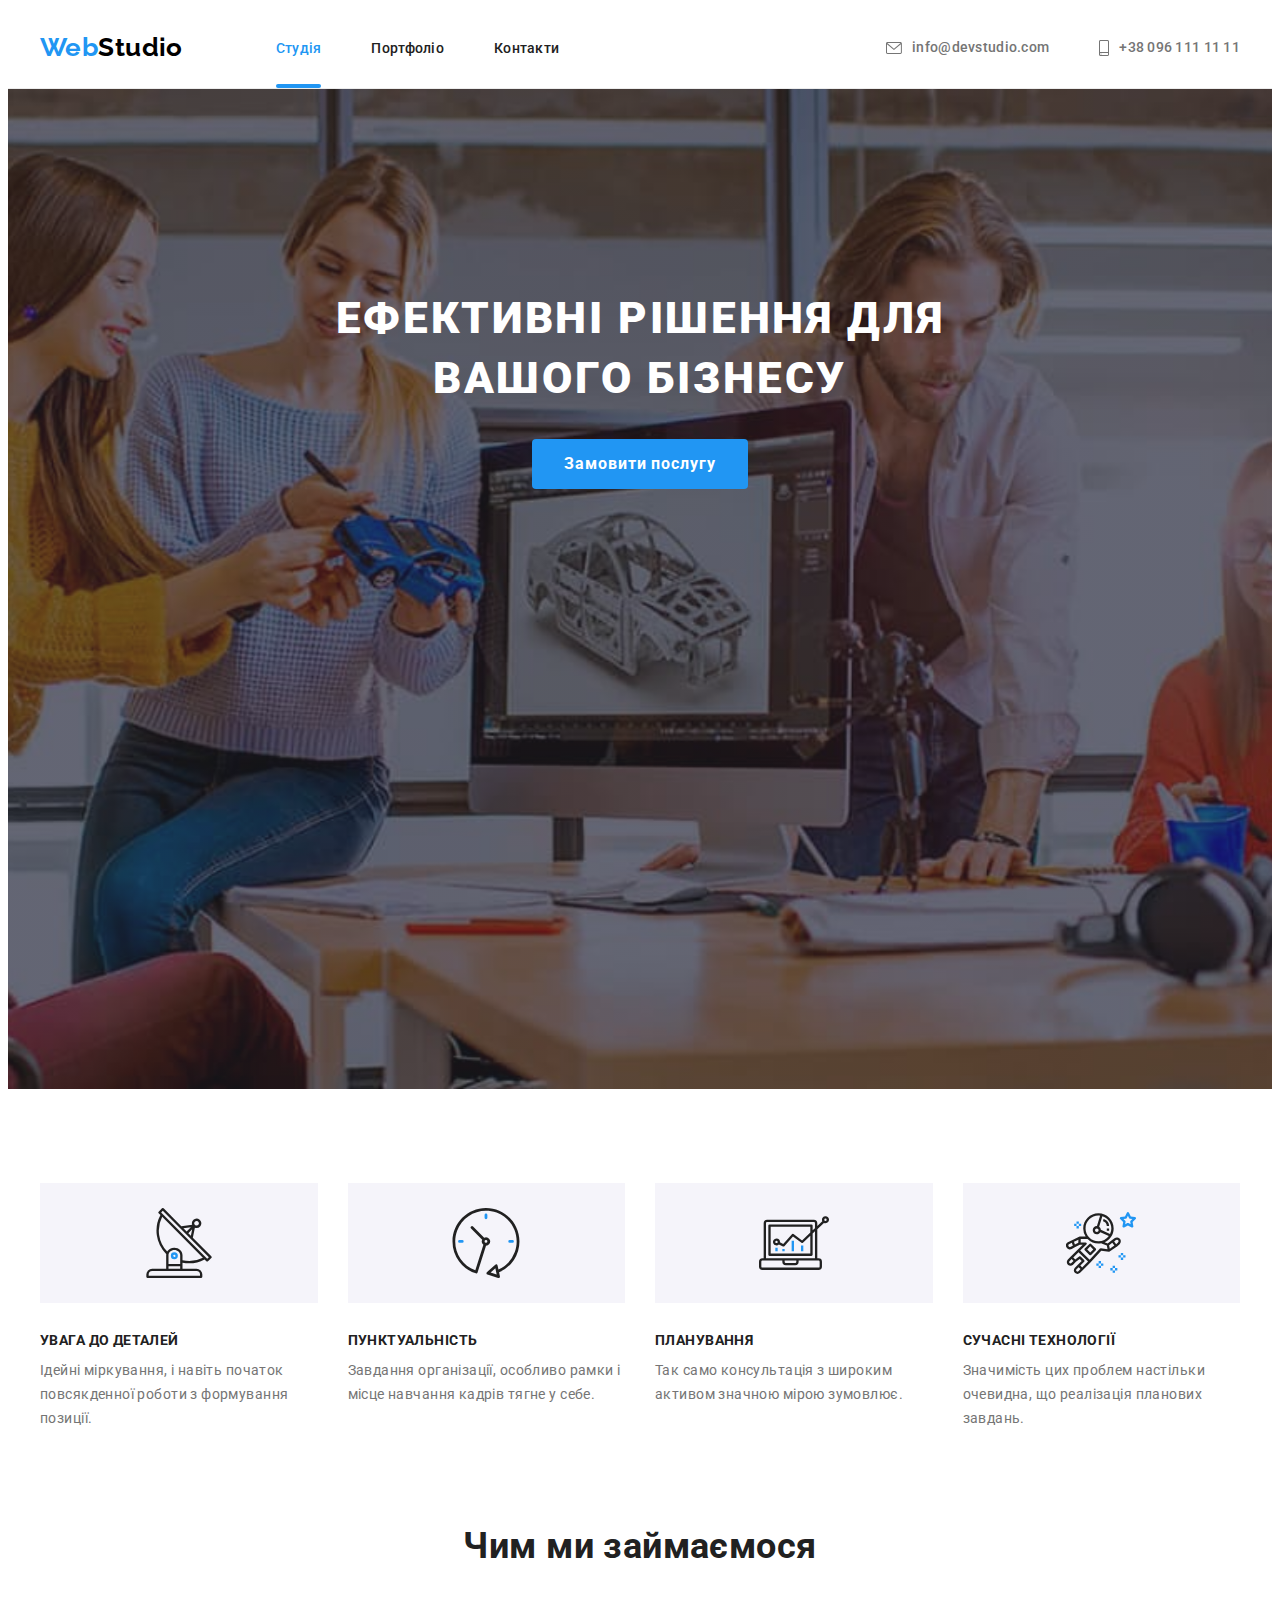
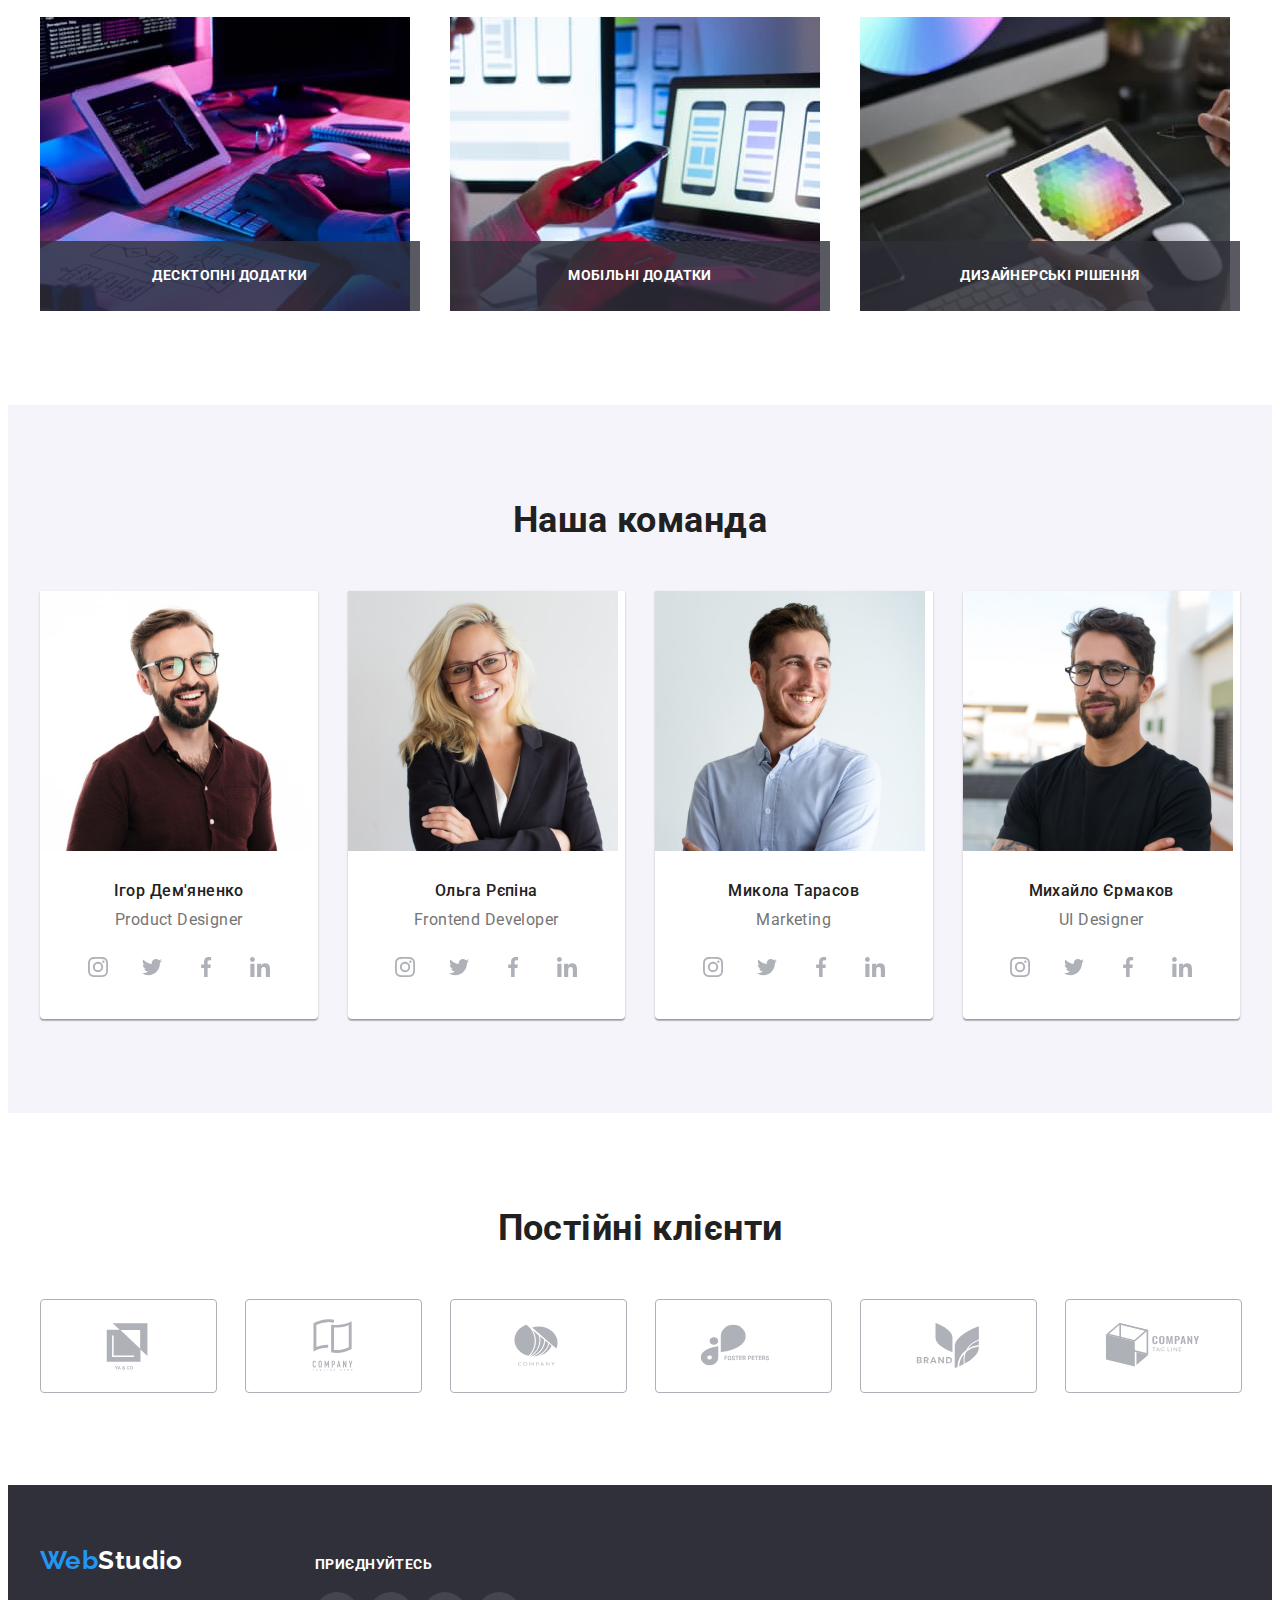
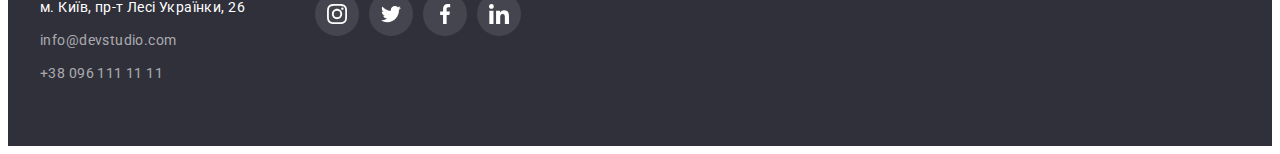
<file: index.html>
<!DOCTYPE html>
<html lang="uk">
  <head>
    <meta charset="UTF-8" />
    <meta http-equiv="X-UA-Compatible" content="IE=edge" />
    <meta name="viewport" content="width=device-width, initial-scale=1.0" />
    <title>Студія</title>
    <link rel="preconnect" href="https://fonts.googleapis.com" />
    <link rel="preconnect" href="https://fonts.gstatic.com" crossorigin />
    <link href="https://fonts.googleapis.com/css2?family=Raleway:wght@700&family=Roboto:wght@400;500;700;900&display=swap" rel="stylesheet" />
    <link
      rel="stylesheet"
      href="https://cdnjs.cloudflare.com/ajax/libs/modern-normalize/1.1.0/modern-normalize.min.css"
      integrity="sha512-wpPYUAdjBVSE4KJnH1VR1HeZfpl1ub8YT/NKx4PuQ5NmX2tKuGu6U/JRp5y+Y8XG2tV+wKQpNHVUX03MfMFn9Q=="
      crossorigin="anonymous"
      referrerpolicy="no-referrer"
    />
    <link rel="stylesheet" href="./css/styles.css" />
  </head>

  <body>
    <header class="header">
      <div class="container">
        <nav class="navigation">
          <a href="./index.html" class="logo link">Web<span class="logo-header">Studio</span></a>
          <ul class="nav-list list">
            <li class="nav-list-item"><a href="./index.html" class="nav-item current link">Студія</a></li>
            <li class="nav-list-item"><a href="./portfolio.html" class="nav-item link">Портфоліо</a></li>
            <li class="nav-list-item"><a href="#" class="nav-item link">Контакти</a></li>
          </ul>
        </nav>
        <ul class="header-contacts list">
          <li class="header-contact-items">
            <a href="mailto:info@devstudio.com" class="header-contacts-item link">
              <svg class="header-contact-icon" width="16" height="12">
                <use href="./images/icons.svg#icon-envelope"></use>
              </svg>
              info@devstudio.com</a
            >
          </li>
          <li class="header-contact-items">
            <a href="tel:+380961111111" class="header-contacts-item link">
              <svg class="header-contact-icon" width="10" height="16">
                <use href="./images/icons.svg#icon-smartphone"></use>
              </svg>
              +38 096 111 11 11</a
            >
          </li>
        </ul>
      </div>
    </header>
    <main>
      <section class="hero">
        <div class="hero-container container">
          <h1 class="hero-title">Ефективні рішення для вашого бізнесу</h1>
          <button type="button" class="hero-button" data-modal-open>Замовити послугу</button>
        </div>
      </section>
      <section class="features section">
        <div class="container">
          <h2 class="features-title visually-hidden">Особливості</h2>
          <ul class="features-list list">
            <li class="features-item">
              <div class="features-icon-wrap">
                <svg class="feature-icon" width="70" height="70">
                  <use href="./images/icons.svg#icon-antenna"></use>
                </svg>
              </div>
              <h3 class="features-subtitle">Увага до деталей</h3>
              <p class="features-descr">Ідейні міркування, і навіть початок повсякденної роботи з формування позиції.</p>
            </li>
            <li class="features-item">
              <div class="features-icon-wrap">
                <svg class="feature-icon" width="70" height="70">
                  <use href="./images/icons.svg#icon-clock"></use>
                </svg>
              </div>
              <h3 class="features-subtitle">Пунктуальність</h3>
              <p class="features-descr">Завдання організації, особливо рамки і місце навчання кадрів тягне у себе.</p>
            </li>
            <li class="features-item">
              <div class="features-icon-wrap">
                <svg class="feature-icon" width="70" height="70">
                  <use href="./images/icons.svg#icon-diagram"></use>
                </svg>
              </div>
              <h3 class="features-subtitle">Планування</h3>
              <p class="features-descr">Так само консультація з широким активом значною мірою зумовлює.</p>
            </li>
            <li class="features-item">
              <div class="features-icon-wrap">
                <svg class="feature-icon" width="70" height="70">
                  <use href="./images/icons.svg#icon-astronaut"></use>
                </svg>
              </div>
              <h3 class="features-subtitle">Сучасні технології</h3>
              <p class="features-descr">Значимість цих проблем настільки очевидна, що реалізація планових завдань.</p>
            </li>
          </ul>
        </div>
      </section>
      <section class="work section">
        <div class="container">
          <h2 class="work-title">Чим ми займаємося</h2>
          <ul class="work-list list">
            <li class="work-item">
              <div class="work-img-thumb">
                <img src="./images/img1.jpg" alt="Набір коду з планшету" width="370" />
                <p class="work-overlay">Десктопні додатки</p>
              </div>
            </li>
            <li class="work-item">
              <div class="work-img-thumb">
                <img src="./images/img2.jpg" alt="Набір коду з телефону" width="370" />
                <p class="work-overlay">Мобільні додатки</p>
              </div>
            </li>
            <li class="work-item">
              <div class="work-img-thumb">
                <img src="./images/img3.jpg" alt="Планшет з зображенням мозаїки в руках" width="370" />
                <p class="work-overlay">Дизайнерські рішення</p>
              </div>
            </li>
          </ul>
        </div>
      </section>
      <section class="our-team section">
        <div class="container">
          <h2 class="team-title">Наша команда</h2>
          <ul class="team-list list">
            <li class="team-item">
              <img src="./images/photo1.jpg" alt="Молодий чоловік в темній сорочці" width="270" />
              <div class="subtitle-profession">
                <h3 class="team-subtitle">Ігор Дем'яненко</h3>
                <p lang="en" class="team-profession">Product Designer</p>
                <ul class="social-list list">
                  <li class="social-item">
                    <a href="" class="social-link">
                      <svg class="social-icon" width="20" height="20">
                        <use href="./images/icons.svg#icon-instagram"></use>
                      </svg>
                    </a>
                  </li>
                  <li class="social-item">
                    <a href="" class="social-link">
                      <svg class="social-icon" width="20" height="20">
                        <use href="./images/icons.svg#icon-twitter"></use>
                      </svg>
                    </a>
                  </li>
                  <li class="social-item">
                    <a href="" class="social-link">
                      <svg class="social-icon" width="20" height="20">
                        <use href="./images/icons.svg#icon-facebook"></use>
                      </svg>
                    </a>
                  </li>
                  <li class="social-item">
                    <a href="" class="social-link">
                      <svg class="social-icon" width="20" height="20">
                        <use href="./images/icons.svg#icon-linkedin"></use>
                      </svg>
                    </a>
                  </li>
                </ul>
              </div>
            </li>
            <li class="team-item">
              <img src="./images/photo2.jpg" alt="Дівчина блондинка в окулярах" width="270" />
              <div class="subtitle-profession">
                <h3 class="team-subtitle">Ольга Рєпіна</h3>
                <p lang="en" class="team-profession">Frontend Developer</p>
                <ul class="social-list list">
                  <li class="social-item">
                    <a href="" class="social-link">
                      <svg class="social-icon" width="20" height="20">
                        <use href="./images/icons.svg#icon-instagram"></use>
                      </svg>
                    </a>
                  </li>
                  <li class="social-item">
                    <a href="" class="social-link">
                      <svg class="social-icon" width="20" height="20">
                        <use href="./images/icons.svg#icon-twitter"></use>
                      </svg>
                    </a>
                  </li>
                  <li class="social-item">
                    <a href="" class="social-link">
                      <svg class="social-icon" width="20" height="20">
                        <use href="./images/icons.svg#icon-facebook"></use>
                      </svg>
                    </a>
                  </li>
                  <li class="social-item">
                    <a href="" class="social-link">
                      <svg class="social-icon" width="20" height="20">
                        <use href="./images/icons.svg#icon-linkedin"></use>
                      </svg>
                    </a>
                  </li>
                </ul>
              </div>
            </li>
            <li class="team-item">
              <img src="./images/photo3.jpg" alt="Молодий чоловік в світлій сорочці" width="270" />
              <div class="subtitle-profession">
                <h3 class="team-subtitle">Микола Тарасов</h3>
                <p lang="en" class="team-profession">Marketing</p>
                <ul class="social-list list">
                  <li class="social-item">
                    <a href="" class="social-link">
                      <svg class="social-icon" width="20" height="20">
                        <use href="./images/icons.svg#icon-instagram"></use>
                      </svg>
                    </a>
                  </li>
                  <li class="social-item">
                    <a href="" class="social-link">
                      <svg class="social-icon" width="20" height="20">
                        <use href="./images/icons.svg#icon-twitter"></use>
                      </svg>
                    </a>
                  </li>
                  <li class="social-item">
                    <a href="" class="social-link">
                      <svg class="social-icon" width="20" height="20">
                        <use href="./images/icons.svg#icon-facebook"></use>
                      </svg>
                    </a>
                  </li>
                  <li class="social-item">
                    <a href="" class="social-link">
                      <svg class="social-icon" width="20" height="20">
                        <use href="./images/icons.svg#icon-linkedin"></use>
                      </svg>
                    </a>
                  </li>
                </ul>
              </div>
            </li>
            <li class="team-item">
              <img src="./images/photo4.jpg" alt="Молодий чоловік в окулярах в темній футболці" width="270" />
              <div class="subtitle-profession">
                <h3 class="team-subtitle">Михайло Єрмаков</h3>
                <p lang="en" class="team-profession">UI Designer</p>
                <ul class="social-list list">
                  <li class="social-item">
                    <a href="" class="social-link">
                      <svg class="social-icon" width="20" height="20">
                        <use href="./images/icons.svg#icon-instagram"></use>
                      </svg>
                    </a>
                  </li>
                  <li class="social-item">
                    <a href="" class="social-link">
                      <svg class="social-icon" width="20" height="20">
                        <use href="./images/icons.svg#icon-twitter"></use>
                      </svg>
                    </a>
                  </li>
                  <li class="social-item">
                    <a href="" class="social-link">
                      <svg class="social-icon" width="20" height="20">
                        <use href="./images/icons.svg#icon-facebook"></use>
                      </svg>
                    </a>
                  </li>
                  <li class="social-item">
                    <a href="" class="social-link">
                      <svg class="social-icon" width="20" height="20">
                        <use href="./images/icons.svg#icon-linkedin"></use>
                      </svg>
                    </a>
                  </li>
                </ul>
              </div>
            </li>
          </ul>
        </div>
      </section>
      <section class="clients section">
        <div class="container">
          <h2 class="clients-title">Постійні клієнти</h2>
          <ul class="clients-list list">
            <li class="clients-item">
              <a href="" class="clients-link"
                ><svg class="client-icon" width="106" height="60">
                  <use href="./images/icons.svg#icon-logo1"></use>
                </svg>
              </a>
            </li>
            <li class="clients-item">
              <a href="" class="clients-link">
                <svg class="client-icon" width="106" height="60">
                  <use href="./images/icons.svg#icon-logo2"></use>
                </svg>
              </a>
            </li>
            <li class="clients-item">
              <a href="" class="clients-link">
                <svg class="client-icon" width="106" height="60">
                  <use href="./images/icons.svg#icon-logo3"></use>
                </svg>
              </a>
            </li>
            <li class="clients-item">
              <a href="" class="clients-link"
                ><svg class="client-icon" width="106" height="60">
                  <use href="./images/icons.svg#icon-logo4"></use>
                </svg>
              </a>
            </li>
            <li class="clients-item">
              <a href="" class="clients-link">
                <svg class="client-icon" width="106" height="60">
                  <use href="./images/icons.svg#icon-logo5"></use>
                </svg>
              </a>
            </li>
            <li class="clients-item">
              <a href="" class="clients-link">
                <svg class="client-icon" width="106" height="60">
                  <use href="./images/icons.svg#icon-logo6"></use>
                </svg>
              </a>
            </li>
          </ul>
        </div>
      </section>
    </main>
    <footer class="footer-section">
      <div class="footer-contaier container">
        <div class="footer-logo-address-wrap">
          <a href="./index.html" class="logo link">Web<span class="logo-footer">Studio</span></a>
          <address>
            <ul class="address-list list">
              <li class="address-items">
                <a href="https://goo.gl/maps/QsHPE56uMVztVqJ69" target="_blank" rel="noreferrer nofollow noopener" class="address-item link">м. Київ, пр-т Лесі Українки, 26 </a>
              </li>
              <li class="address-items"><a href="mailto:info@devstudio.com" class="footer-contacts-item link">info@devstudio.com</a></li>
              <li class="address-items"><a href="tel:+380961111111" class="footer-contacts-item link">+38 096 111 11 11</a></li>
            </ul>
          </address>
        </div>
        <div class="footer-social-wrap">
          <p class="footer-social-text">Приєднуйтесь</p>
          <ul class="footer-social-list list">
            <li class="footer-social-item">
              <a href="" class="footer-social-link">
                <svg class="footer-social-icon" width="20" height="20">
                  <use href="./images/icons.svg#icon-instagram"></use>
                </svg>
              </a>
            </li>
            <li class="footer-social-item">
              <a href="" class="footer-social-link">
                <svg class="footer-social-icon" width="20" height="20">
                  <use href="./images/icons.svg#icon-twitter"></use>
                </svg>
              </a>
            </li>
            <li class="footer-social-item">
              <a href="" class="footer-social-link">
                <svg class="footer-social-icon" width="20" height="20">
                  <use href="./images/icons.svg#icon-facebook"></use>
                </svg>
              </a>
            </li>
            <li class="footer-social-item">
              <a href="" class="footer-social-link">
                <svg class="footer-social-icon" width="20" height="20">
                  <use href="./images/icons.svg#icon-linkedin"></use>
                </svg>
              </a>
            </li>
          </ul>
        </div>
      </div>
    </footer>
    <div class="backdrop is-hidden" data-modal>
      <div class="modal">
        <button type="button" class="btn-close-modal" data-modal-close>
          <svg class="close-modal-icon" width="18" height="18">
            <use href="./images/icons.svg#icon-close-black"></use>
          </svg>
        </button>
      </div>
    </div>
    <script src="./js/modal.js"></script>
  </body>
</html>
</file>
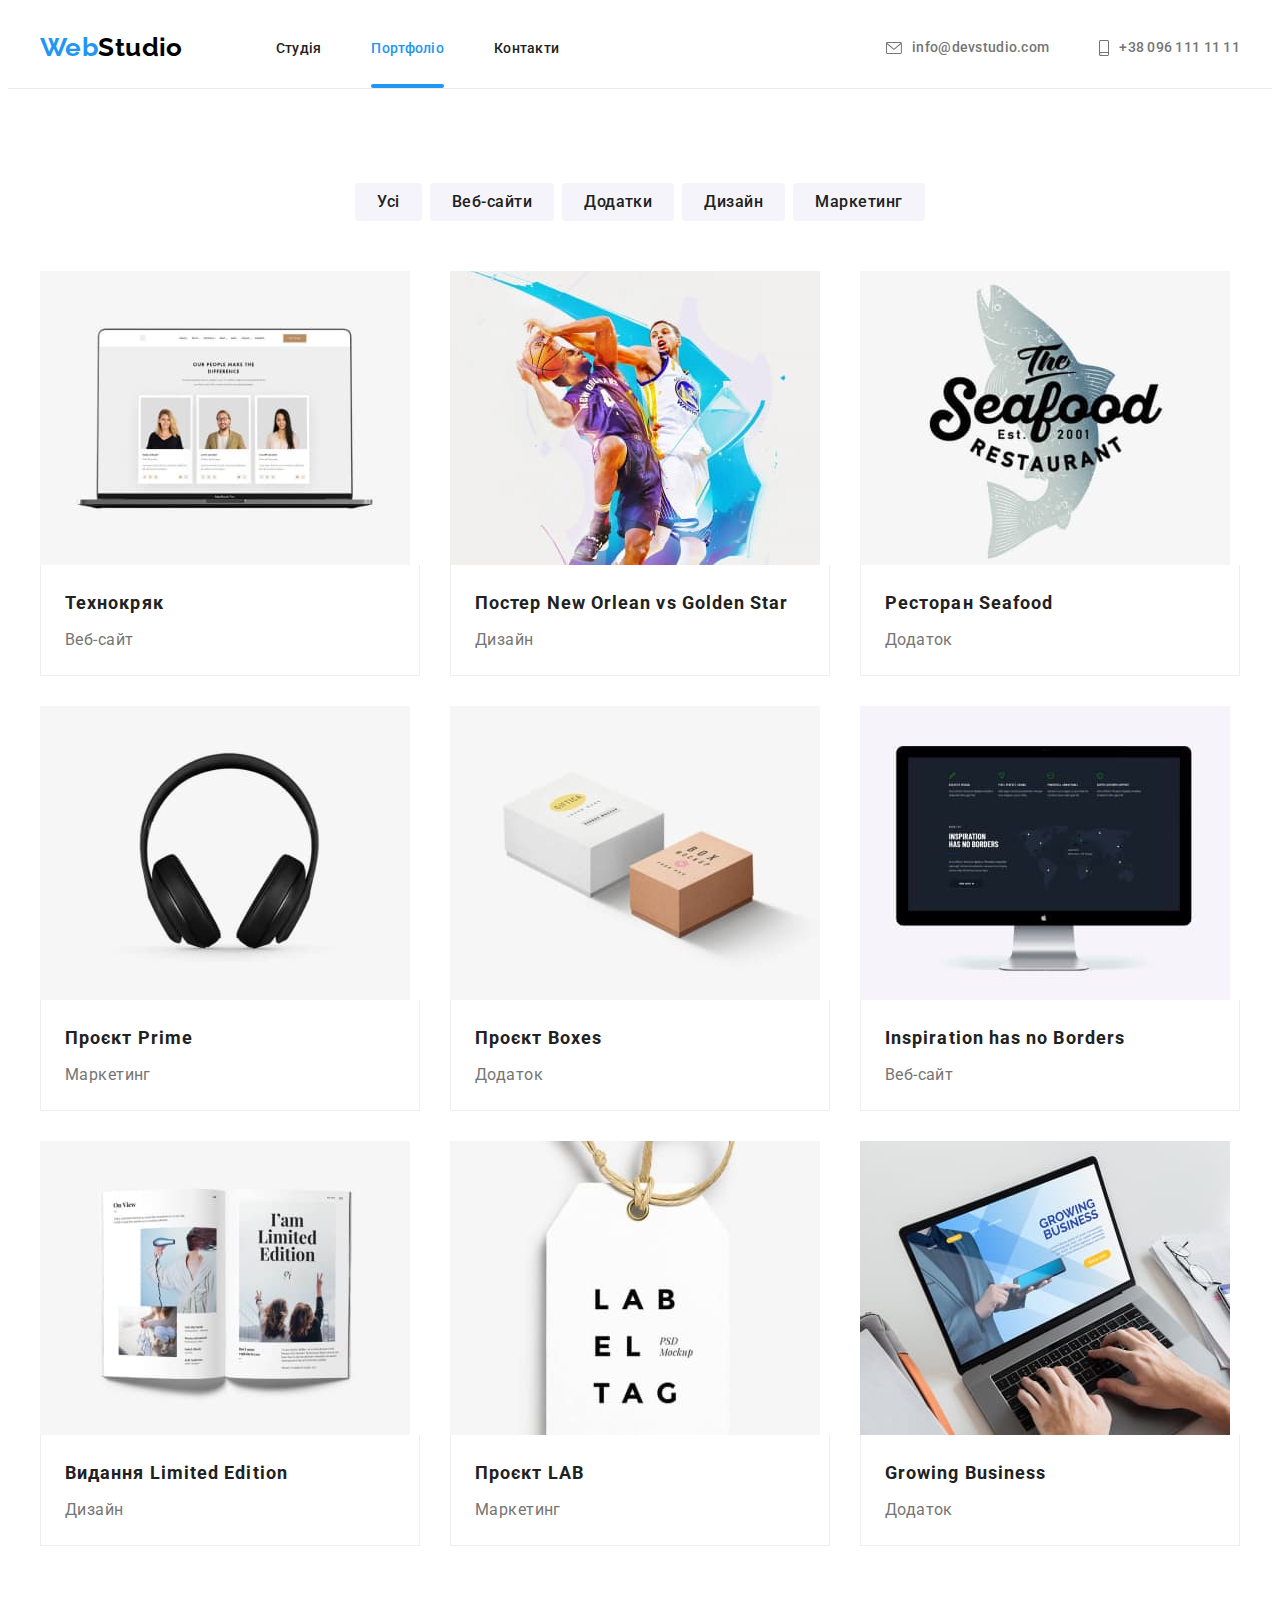
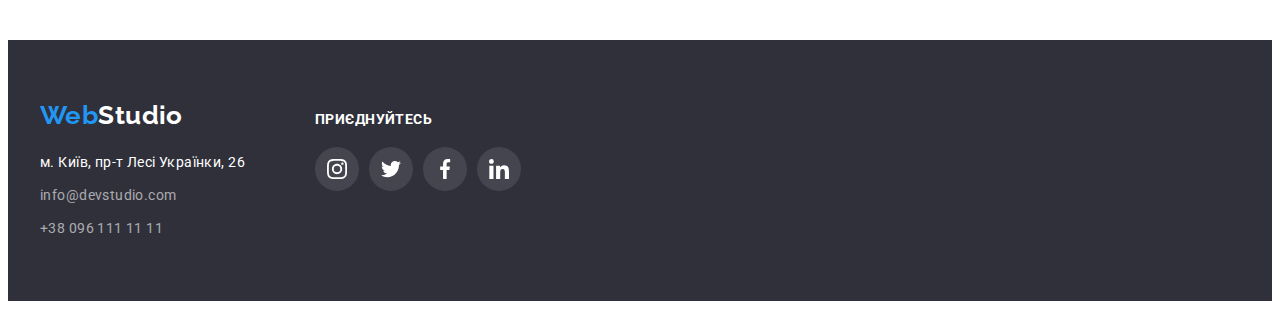
<file: portfolio.html>
<!DOCTYPE html>
<html lang="uk">
  <head>
    <meta charset="UTF-8" />
    <meta http-equiv="X-UA-Compatible" content="IE=edge" />
    <meta name="viewport" content="width=device-width, initial-scale=1.0" />
    <title>Портфоліо</title>
    <link rel="preconnect" href="https://fonts.googleapis.com" />
    <link rel="preconnect" href="https://fonts.gstatic.com" crossorigin />
    <link href="https://fonts.googleapis.com/css2?family=Raleway:wght@700&family=Roboto:wght@400;500;700;900&display=swap" rel="stylesheet" />
    <link
      rel="stylesheet"
      href="https://cdnjs.cloudflare.com/ajax/libs/modern-normalize/1.1.0/modern-normalize.min.css"
      integrity="sha512-wpPYUAdjBVSE4KJnH1VR1HeZfpl1ub8YT/NKx4PuQ5NmX2tKuGu6U/JRp5y+Y8XG2tV+wKQpNHVUX03MfMFn9Q=="
      crossorigin="anonymous"
      referrerpolicy="no-referrer"
    />
    <link rel="stylesheet" href="./css/styles.css" />
  </head>
  <body>
    <header class="header">
      <div class="container">
        <nav class="navigation">
          <a href="./index.html" class="logo link">Web<span class="logo-header">Studio</span></a>
          <ul class="nav-list list">
            <li class="nav-list-item"><a href="./index.html" class="nav-item link">Студія</a></li>
            <li class="nav-list-item"><a href="./portfolio.html" class="nav-item current link">Портфоліо</a></li>
            <li class="nav-list-item"><a href="#" class="nav-item link">Контакти</a></li>
          </ul>
        </nav>
        <ul class="header-contacts list">
          <li class="header-contact-items">
            <a href="mailto:info@devstudio.com" class="header-contacts-item link">
              <svg class="header-contact-icon" width="16" height="12">
                <use href="./images/icons.svg#icon-envelope"></use>
              </svg>
              info@devstudio.com</a
            >
          </li>
          <li class="header-contact-items">
            <a href="tel:+380961111111" class="header-contacts-item link">
              <svg class="header-contact-icon" width="10" height="16">
                <use href="./images/icons.svg#icon-smartphone"></use>
              </svg>
              +38 096 111 11 11</a
            >
          </li>
        </ul>
      </div>
    </header>
    <main>
      <section class="section">
        <div class="container">
          <h1 class="visually-hidden">Портфоліо</h1>
          <ul class="buttons-list list">
            <li class="btn-item"><button type="button" class="button-item">Усі</button></li>
            <li class="btn-item"><button type="button" class="button-item">Веб-сайти</button></li>
            <li class="btn-item"><button type="button" class="button-item">Додатки</button></li>
            <li class="btn-item"><button type="button" class="button-item">Дизайн</button></li>
            <li class="btn-item"><button type="button" class="button-item">Маркетинг</button></li>
          </ul>
          <ul class="projects-list list">
            <li class="project-item">
              <a class="card-link" href="#">
                <div class="thumb-project-img">
                  <img src="./images/portfolio-photo1.jpg" alt="Ноутбук" width="370" />
                  <p class="card-text-overlay">
                    Ресурс пропонує комплексні пропозиції з різним рівнем функціоналу та сервісів. Все це дозволить відвідувачу отримати вичерпні відомості про компанію чи приватну особу.
                  </p>
                </div>
                <div class="wrapper-project-text">
                  <h2 class="project-title">Технокряк</h2>
                  <p class="project-type">Веб-сайт</p>
                </div>
              </a>
            </li>
            <li class="project-item">
              <a class="card-link" href="#">
                <div class="thumb-project-img">
                  <img src="./images/portfolio-photo2.jpg" alt="Два хлопці з баскетбоьним мячем" width="370" />
                  <p class="card-text-overlay">
                    Ресурс пропонує комплексні пропозиції з різним рівнем функціоналу та сервісів. Все це дозволить відвідувачу отримати вичерпні відомості про компанію чи приватну особу.
                  </p>
                </div>
                <div class="wrapper-project-text">
                  <h2 class="project-title">Постер <span lang="en">New Orlean vs Golden Star</span></h2>
                  <p class="project-type">Дизайн</p>
                </div>
              </a>
            </li>
            <li class="project-item">
              <a class="card-link" href="#">
                <div class="thumb-project-img">
                  <img src="./images/portfolio-photo3.jpg" alt="Риба з надписом" width="370" />
                  <p class="card-text-overlay">
                    Ресурс пропонує комплексні пропозиції з різним рівнем функціоналу та сервісів. Все це дозволить відвідувачу отримати вичерпні відомості про компанію чи приватну особу.
                  </p>
                </div>
                <div class="wrapper-project-text">
                  <h2 class="project-title">Ресторан <span lang="en">Seafood</span></h2>
                  <p class="project-type">Додаток</p>
                </div>
              </a>
            </li>
            <li class="project-item">
              <a class="card-link" href="#">
                <div class="thumb-project-img">
                  <img src="./images/portfolio-photo4.jpg" alt="Навушники" width="370" />
                  <p class="card-text-overlay">
                    Ресурс пропонує комплексні пропозиції з різним рівнем функціоналу та сервісів. Все це дозволить відвідувачу отримати вичерпні відомості про компанію чи приватну особу.
                  </p>
                </div>
                <div class="wrapper-project-text">
                  <h2 class="project-title">Проєкт <span lang="en">Prime</span></h2>
                  <p class="project-type">Маркетинг</p>
                </div>
              </a>
            </li>
            <li class="project-item">
              <a class="card-link" href="#">
                <div class="thumb-project-img">
                  <img src="./images/portfolio-photo5.jpg" alt="Дві коробки" width="370" />
                  <p class="card-text-overlay">
                    Ресурс пропонує комплексні пропозиції з різним рівнем функціоналу та сервісів. Все це дозволить відвідувачу отримати вичерпні відомості про компанію чи приватну особу.
                  </p>
                </div>
                <div class="wrapper-project-text">
                  <h2 class="project-title">Проєкт <span lang="en">Boxes</span></h2>
                  <p class="project-type">Додаток</p>
                </div>
              </a>
            </li>
            <li class="project-item">
              <a class="card-link" href="#">
                <div class="thumb-project-img">
                  <img src="./images/portfolio-photo6.jpg" alt="Монітор компютера" width="370" />
                  <p class="card-text-overlay">
                    Ресурс пропонує комплексні пропозиції з різним рівнем функціоналу та сервісів. Все це дозволить відвідувачу отримати вичерпні відомості про компанію чи приватну особу.
                  </p>
                </div>
                <div class="wrapper-project-text">
                  <h2 lang="en" class="project-title">Inspiration has no Borders</h2>
                  <p class="project-type">Веб-сайт</p>
                </div>
              </a>
            </li>
            <li class="project-item">
              <a class="card-link" href="#">
                <div class="thumb-project-img">
                  <img src="./images/portfolio-photo7.jpg" alt="Розгорнутий журнал" width="370" />
                  <p class="card-text-overlay">
                    Ресурс пропонує комплексні пропозиції з різним рівнем функціоналу та сервісів. Все це дозволить відвідувачу отримати вичерпні відомості про компанію чи приватну особу.
                  </p>
                </div>
                <div class="wrapper-project-text">
                  <h2 class="project-title">Видання <span lang="en">Limited Edition</span></h2>
                  <p class="project-type">Дизайн</p>
                </div>
              </a>
            </li>
            <li class="project-item">
              <a class="card-link" href="#">
                <div class="thumb-project-img">
                  <img src="./images/portfolio-photo8.jpg" alt="Кулон-емблема" width="370" />
                  <p class="card-text-overlay">
                    Ресурс пропонує комплексні пропозиції з різним рівнем функціоналу та сервісів. Все це дозволить відвідувачу отримати вичерпні відомості про компанію чи приватну особу.
                  </p>
                </div>
                <div class="wrapper-project-text">
                  <h2 class="project-title">Проєкт LAB</h2>
                  <p class="project-type">Маркетинг</p>
                </div>
              </a>
            </li>
            <li class="project-item">
              <a class="card-link" href="#">
                <div class="thumb-project-img">
                  <img src="./images/portfolio-photo9.jpg" alt="Людина працює на ноутбуці" width="370" />
                  <p class="card-text-overlay">
                    Ресурс пропонує комплексні пропозиції з різним рівнем функціоналу та сервісів. Все це дозволить відвідувачу отримати вичерпні відомості про компанію чи приватну особу.
                  </p>
                </div>
                <div class="wrapper-project-text">
                  <h2 lang="en" class="project-title">Growing Business</h2>
                  <p class="project-type">Додаток</p>
                </div>
              </a>
            </li>
          </ul>
        </div>
      </section>
    </main>
    <footer class="footer-section">
      <div class="footer-contaier container">
        <div class="footer-logo-address-wrap">
          <a href="./index.html" class="logo link">Web<span class="logo-footer">Studio</span></a>
          <address>
            <ul class="address-list list">
              <li class="address-items">
                <a href="https://goo.gl/maps/QsHPE56uMVztVqJ69" target="_blank" rel="noreferrer nofollow noopener" class="address-item link">м. Київ, пр-т Лесі Українки, 26 </a>
              </li>
              <li class="address-items"><a href="mailto:info@devstudio.com" class="footer-contacts-item link">info@devstudio.com</a></li>
              <li class="address-items"><a href="tel:+380961111111" class="footer-contacts-item link">+38 096 111 11 11</a></li>
            </ul>
          </address>
        </div>
        <div class="footer-social-wrap">
          <p class="footer-social-text">Приєднуйтесь</p>
          <ul class="footer-social-list list">
            <li class="footer-social-item">
              <a href="" class="footer-social-link">
                <svg class="footer-social-icon" width="20" height="20">
                  <use href="./images/icons.svg#icon-instagram"></use>
                </svg>
              </a>
            </li>
            <li class="footer-social-item">
              <a href="" class="footer-social-link">
                <svg class="footer-social-icon" width="20" height="20">
                  <use href="./images/icons.svg#icon-twitter"></use>
                </svg>
              </a>
            </li>
            <li class="footer-social-item">
              <a href="" class="footer-social-link">
                <svg class="footer-social-icon" width="20" height="20">
                  <use href="./images/icons.svg#icon-facebook"></use>
                </svg>
              </a>
            </li>
            <li class="footer-social-item">
              <a href="" class="footer-social-link">
                <svg class="footer-social-icon" width="20" height="20">
                  <use href="./images/icons.svg#icon-linkedin"></use>
                </svg>
              </a>
            </li>
          </ul>
        </div>
      </div>
    </footer>
  </body>
</html>
</file>
<file: css/styles.css>
:root {
  --main-text-color: #757575;
  --secondary-text-color: #212121;
  --logo-text-color: #000000;
  --accent-color: #2196f3;
  --active-button-color: #188ce8;
  --white-text-color: #ffffff;
  --main-background-color: #ffffff;
  --background-portfolio-projects-item: #eeeeee;
  --background-color-our-team-section: #f5f4fa;
  --footer-contacts-text-color: rgba(255, 255, 255, 0.6);
  --background-color-footer: #2f303a;
  --line-header-color: #ececec;
  --icons-color: #afb1b8;
}

body {
  font-family: 'Roboto', sans-serif;
  font-size: 14px;
  letter-spacing: 0.03em;
  color: var(--main-text-color);
  background-color: var(--main-background-color);
}

/*  Reset */

ul {
  margin: 0;
  padding-left: 0;
}

h1,
h2,
h3,
h4,
h5,
h6,
p {
  margin: 0;
}

button {
  cursor: pointer;
  display: block;
  border: none;
  border-radius: 4px;
}

address {
  font-style: normal;
}

img {
  display: block;
  max-width: 100%;
  height: auto;
}

.link {
  text-decoration: none;
  color: inherit;
}

.list {
  list-style-type: none;
  padding-left: 0;
  margin: 0;
}
.container {
  width: 1200px;
  margin: 0 auto;
  padding-left: 15px;
  padding-right: 15px;
  /* outline: 2px solid red; */
}

.section {
  padding-top: 94px;
  padding-bottom: 94px;
  /* outline: 2px solid green; */
}

.logo.link {
  display: block;
}


/* Header styles */

.header.logo.link {
  padding-top: 24px;
  padding-bottom: 25px;
}

.logo {
  font-family: 'Raleway', sans-serif;
  font-weight: 700;
  font-size: 26px;
  line-height: 1.19;
  color: var(--accent-color);
}

.logo-header {
  color: var(--logo-text-color);
}

.nav-item {
  position: relative;
  font-weight: 500;
  line-height: 1.14;
  letter-spacing: 0.02em;
  color: var(--secondary-text-color);
  padding: 32px 0;
  transition-property: color;
  transition-duration: 250ms;
  transition-timing-function: cubic-bezier(0.4, 0, 0.2, 1);
}

.nav-item:hover,
.nav-item:focus {
  color: var(--accent-color);
}

.current {
  color: var(--accent-color);
}
.current::after {
  position: absolute;
  content: '';
  width: 100%;
  height: 4px;
  border-radius: 2px;
  background-color: var(--accent-color);
  display: block;
  bottom: 0;
}

.header-contacts-item {
  font-weight: 500;
  line-height: 1.14;
  letter-spacing: 0.02em;
  color: var(--main-text-color);
  padding: 32px 0;
  display: flex;
  align-items: center;
  transition-property: color;
  transition-duration: 250ms;
  transition-timing-function: cubic-bezier(0.4, 0, 0.2, 1);
}

.header-contacts-item:hover,
.header-contacts-item:focus {
  color: var(--accent-color);
}
.header {
  border-bottom: 1px solid var(--line-header-color);
}

.nav-list.list {
  display: flex;
  align-items: center;
}

.nav-list-item:not(:last-child) {
  margin-right: 50px;
}

.header-contacts.list {
  display: flex;
  margin-left: auto;
}

.header-contact-items:not(:last-child) {
  margin-right: 50px;
}

.navigation {
  display: flex;
}

.navigation > .logo.link {
  margin-right: 93px;
  padding-top: 24px;
  padding-bottom: 25px;
}
.header .container {
  display: flex;
  align-items: center;
}

.header-contact-icon {
  margin-right: 10px;
  fill: currentColor;
}
/* Hero styles */

.hero {
  background-color: #c4c4c4;
  padding-top: 200px;
  padding-bottom: 200px;
  max-width: 1600px;
  height: 600px;
  background-image: linear-gradient(rgba(47, 48, 58, 0.4), rgba(47, 48, 58, 0.4)), url(../images/hero-bg.jpg);
  background-position: center;
  background-size: cover;
  background-repeat: no-repeat;
  margin-left: auto;
  margin-right: auto;
}

.hero-title {
  font-weight: 900;
  font-size: 44px;
  line-height: 1.36;
  text-align: center;
  letter-spacing: 0.06em;
  text-transform: uppercase;
  color: var(--white-text-color);
  margin-bottom: 30px;
  max-width: 696px;
  margin-left: auto;
  margin-right: auto;
  /* outline: 2px solid green; */
}

.hero-button {
  font-family: inherit;
  font-weight: 700;
  font-size: 16px;
  line-height: 1.88;
  letter-spacing: 0.06em;
  color: var(--white-text-color);
  background-color: var(--accent-color);
  padding: 10px 32px;
  margin-left: auto;
  margin-right: auto;
  transition: background-color 250ms cubic-bezier(0.4, 0, 0.2, 1);
}

.hero-button:hover,
.hero-button:focus {
  background-color: var(--active-button-color);
}

/* Features styles */

.visually-hidden {
  position: absolute;
  width: 1px;
  height: 1px;
  margin: -1px;
  border: 0;
  padding: 0;

  white-space: nowrap;
  clip-path: inset(100%);
  clip: rect(0 0 0 0);
  overflow: hidden;
}

.features-subtitle {
  font-size: 14px;
  line-height: 1.14;
  text-transform: uppercase;
  color: var(--secondary-text-color);
  margin-bottom: 10px;
}

.features-descr {
  line-height: 1.71;
}

.features-item {
  width: calc((100% - 90px) / 4);
}
.features-list {
  display: flex;
}
.features-item:not(:last-child) {
  margin-right: 30px;
}

.features-icon-wrap {
  width: 100%;
  height: 120px;
  background-color: #f5f4fa;
  display: flex;
  justify-content: center;
  align-items: center;
  margin-bottom: 30px;
}

/* Work styles */

.work-title,
.team-title,
.clients-title {
  font-size: 36px;
  line-height: 1.17;
  text-align: center;
  color: var(--secondary-text-color);
  margin-bottom: 50px;
}
.section.work {
  padding-top: 0;
}

.work-item {
  width: calc((100% - 60px) / 3);
}

.work-list {
  display: flex;
}

.work-item:not(:last-child) {
  margin-right: 30px;
}

.work-img-thumb {
  position: relative;
}

.work-overlay {
  position: absolute;
  width: 100%;
  height: 70px;
  bottom: 0;
  background-color: rgba(47, 48, 58, 0.8);
  font-weight: 700;
  line-height: 1.14;
  text-transform: uppercase;
  color: var(--white-text-color);
 display: flex;
 align-items: center;
 justify-content: center;
}

/* Our team styles */
.our-team {
  background-color: var(--background-color-our-team-section);
}

.team-list {
  display: flex;
}

.team-item {
  background-color: var(--main-background-color);
  width: calc((100% - 90px) / 4);
  box-shadow: 0px 1px 3px rgba(0, 0, 0, 0.12), 0px 1px 1px rgba(0, 0, 0, 0.14), 0px 2px 1px rgba(0, 0, 0, 0.2);
  border-radius: 0px 0px 4px 4px;
}

.team-item:not(:last-child) {
  margin-right: 30px;
}

.subtitle-profession {
  padding-top: 30px;
  padding-bottom: 30px;
}

.team-subtitle {
  font-weight: 500;
  font-size: 16px;
  line-height: 1.19;
  text-align: center;
  color: var(--secondary-text-color);
  margin-bottom: 10px;
}

.team-profession {
  font-size: 16px;
  line-height: 1.19;
  text-align: center;
  margin-bottom: 16px;
}

.social-list {
  display: flex;
  gap: 10px;
  justify-content: center;
}
.social-item {
  width: 44px;
  height: 44px;
}

.social-link {
  width: 100%;
  height: 100%;
  border-radius: 50%;
  display: flex;
  align-items: center;
  justify-content: center;
  color: var(--icons-color);
  transition: background-color 250ms cubic-bezier(0.4, 0, 0.2, 1), color 250ms cubic-bezier(0.4, 0, 0.2, 1);
}

.social-icon {
  fill: currentColor;
}

.social-link:hover,
.social-link:focus {
  background-color: var(--accent-color);
  color: var(--main-background-color);
}

/*  Clients styles */

.clients-title {
  margin-bottom: 50px;
}

.clients-list {
  display: flex;
  /* justify-content: center; */
  gap: 30px;
}
.clients-item {
  width: calc((100% - 150px) / 6);
  height: 92px;
}
.clients-link {
  width: 100%;
  height: 100%;
  display: flex;
  justify-content: center;
  align-items: center;
  border: 1px solid currentColor;
  /*  border: 1px solid #afb1b8; */
  border-radius: 4px;
  color: var(--icons-color);
  transition: color 250ms cubic-bezier(0.4, 0, 0.2, 1);
}

.client-icon {
  fill: currentColor;
}

.clients-link:hover,
.clients-link:focus {
  /* border-color: var(--accent-color); */
  color: var(--accent-color);
}

/*  Footer styles */

.footer-section {
  background-color: var(--background-color-footer);
  padding-top: 60px;
  padding-bottom: 60px;
}

.footer-section .logo.link {
  margin-bottom: 20px;
}
.logo-footer {
  color: var(--white-text-color);
}
.address-items:not(:last-child) {
  margin-bottom: 9px;
}

.address-item.link {
  line-height: 1.71;
  color: var(--white-text-color);
}
.address-list .link{
transition: color 250ms cubic-bezier(0.4, 0, 0.2, 1);
}

.address-item.link:hover,
.address-item.link:focus {
  color: var(--accent-color);
}
.footer-contacts-item.link {
  line-height: 1.71;
  color: var(--footer-contacts-text-color);
}

.footer-contacts-item.link:hover,
.footer-contacts-item.link:focus {
  color: var(--accent-color);
}

.footer-social-text {
  font-weight: 700;
  font-size: 14px;
  line-height: 1, 14px;
  text-transform: uppercase;
  color: var(--white-text-color);
  margin-bottom: 20px;
}

.footer-social-list {
  display: flex;
  gap: 10px;
  justify-content: center;
}
.footer-social-item {
  width: 44px;
  height: 44px;
}

.footer-social-link {
  width: 100%;
  height: 100%;
  display: flex;
  justify-content: center;
  align-items: center;
  border-radius: 50%;
  background-color: rgba(255, 255, 255, 0.1);
  color: var(--white-text-color);
  transition: background-color 250ms cubic-bezier(0.4, 0, 0.2, 1);
}

.footer-social-icon {
  fill: currentColor;
}

.footer-social-link:hover,
.footer-social-link:focus {
  background-color: var(--accent-color);
}

.footer-logo-address-wrap {
  margin-right: 70px;
}
.footer-contaier {
  display: flex;
  align-items: baseline;
}

/* Portfolio styles */

.buttons-list {
  display: flex;
  justify-content: center;
  margin-bottom: 50px;
}
.btn-item:not(:last-child) {
  margin-right: 8px;
}

.button-item {
  font-family: inherit;
  font-weight: 500;
  font-size: 16px;
  line-height: 1.63;
  text-align: center;
  letter-spacing: 0.03em;
  color: var(--secondary-text-color);
  background: #f5f4fa;
  padding: 6px 22px;
  transition: background-color 250ms cubic-bezier(0.4, 0, 0.2, 1), color 250ms cubic-bezier(0.4, 0, 0.2, 1), box-shadow 250ms cubic-bezier(0.4, 0, 0.2, 1);
}

.button-item:hover,
.button-item:focus {
  color: var(--white-text-color);
  background-color: var(--accent-color);
  box-shadow: 0px 3px 1px rgba(0, 0, 0, 0.1), 0px 1px 2px rgba(0, 0, 0, 0.08), 0px 2px 2px rgba(0, 0, 0, 0.12);
}

.project-title {
  font-size: 18px;
  line-height: 2;
  letter-spacing: 0.06em;
  color: var(--secondary-text-color);
  margin-bottom: 4px;
}

.project-type {
  font-size: 16px;
  line-height: 1.88;
}

.wrapper-project-text {
  padding: 20px 24px;
  border-left: 1px solid var(--background-portfolio-projects-item);
  border-right: 1px solid var(--background-portfolio-projects-item);
  border-bottom: 1px solid var(--background-portfolio-projects-item);
}

.projects-list.list {
  display: flex;
  flex-wrap: wrap;
  gap: 30px;
}

.project-item {
  flex-basis: calc((100% - 60px) / 3);
}

.card-link {
  color: currentColor;
  text-decoration: none;
  display: block;
  transition: box-shadow 250ms cubic-bezier(0.4, 0, 0.2, 1);
}

.card-link:hover,
.card-link:focus {
  box-shadow: 0px 1px 1px rgba(0, 0, 0, 0.12), 0px 4px 4px rgba(0, 0, 0, 0.06), 1px 4px 6px rgba(0, 0, 0, 0.16);
}

.thumb-project-img {
  position: relative;
  display: block;
  overflow: hidden;
}

.card-text-overlay {
  position: absolute;
  width: 100%;
  height: 100%;
  top: 0;
  left: 0;
  padding: 63px 24px;
  font-weight: 400;
  font-size: 18px;
  line-height: 1.56;
  color: var(--white-text-color);
  background-color: rgba(33, 150, 243, 0.9);
  transform: translateY(100%);
  transition: transform 250ms cubic-bezier(0.4, 0, 0.2, 1);
}

.card-link:hover .card-text-overlay,
.card-link:focus .card-text-overlay {
  transform: translateY(0);
}

/* Modal styles */

.backdrop {
  position: fixed;
  top: 0;
  left: 0;
  width: 100%;
  height: 100%;
  background-color: rgba(0, 0, 0, 0.2);
  transition: opacity 300ms linear, visibility 300ms linear;
}

.backdrop.is-hidden {
  opacity: 0;
  pointer-events: none;
  visibility: hidden;
}
.modal {
  position: absolute;
  width: 528px;
  min-height: 581px;
  background-color: var(--main-background-color);
  box-shadow: 0px 1px 3px rgba(0, 0, 0, 0.12), 0px 1px 1px rgba(0, 0, 0, 0.14), 0px 2px 1px rgba(0, 0, 0, 0.2);
  border-radius: 4px;
  top: 50%;
  left: 50%;
  transform: translateX(-50%) translateY(-50%) scale(1);
  transition: transform 300ms linear;
}

.backdrop.is-hidden .modal {
  transform: translateX(-50%) translateY(-50%) scale(0);
}

.btn-close-modal {
  position: absolute;
  top: 8px;
  right: 8px;
  width: 30px;
  height: 30px;
  border-radius: 50%;
  cursor: pointer;
  display: flex;
  align-items: center;
  justify-content: center;
  background: var(--main-background-color);
  border: 1px solid rgba(0, 0, 0, 0.1);
}
</file>
